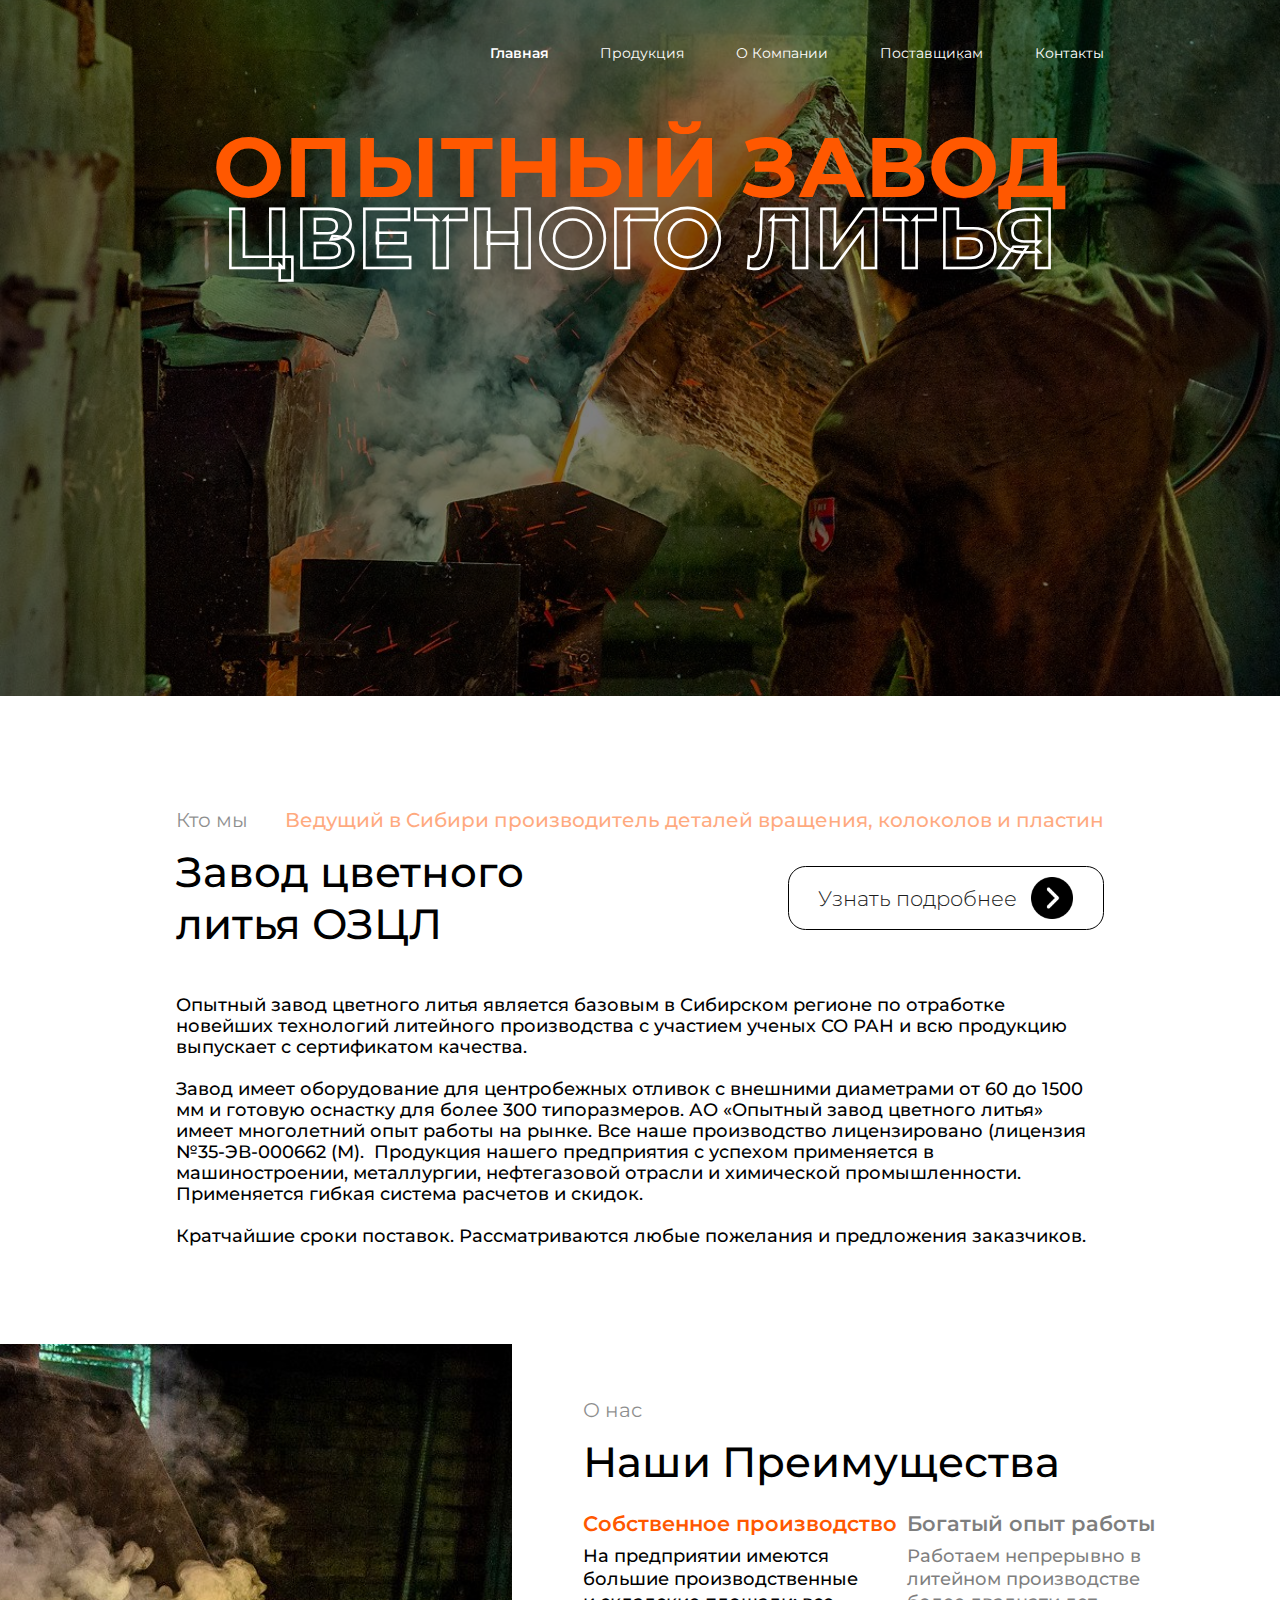
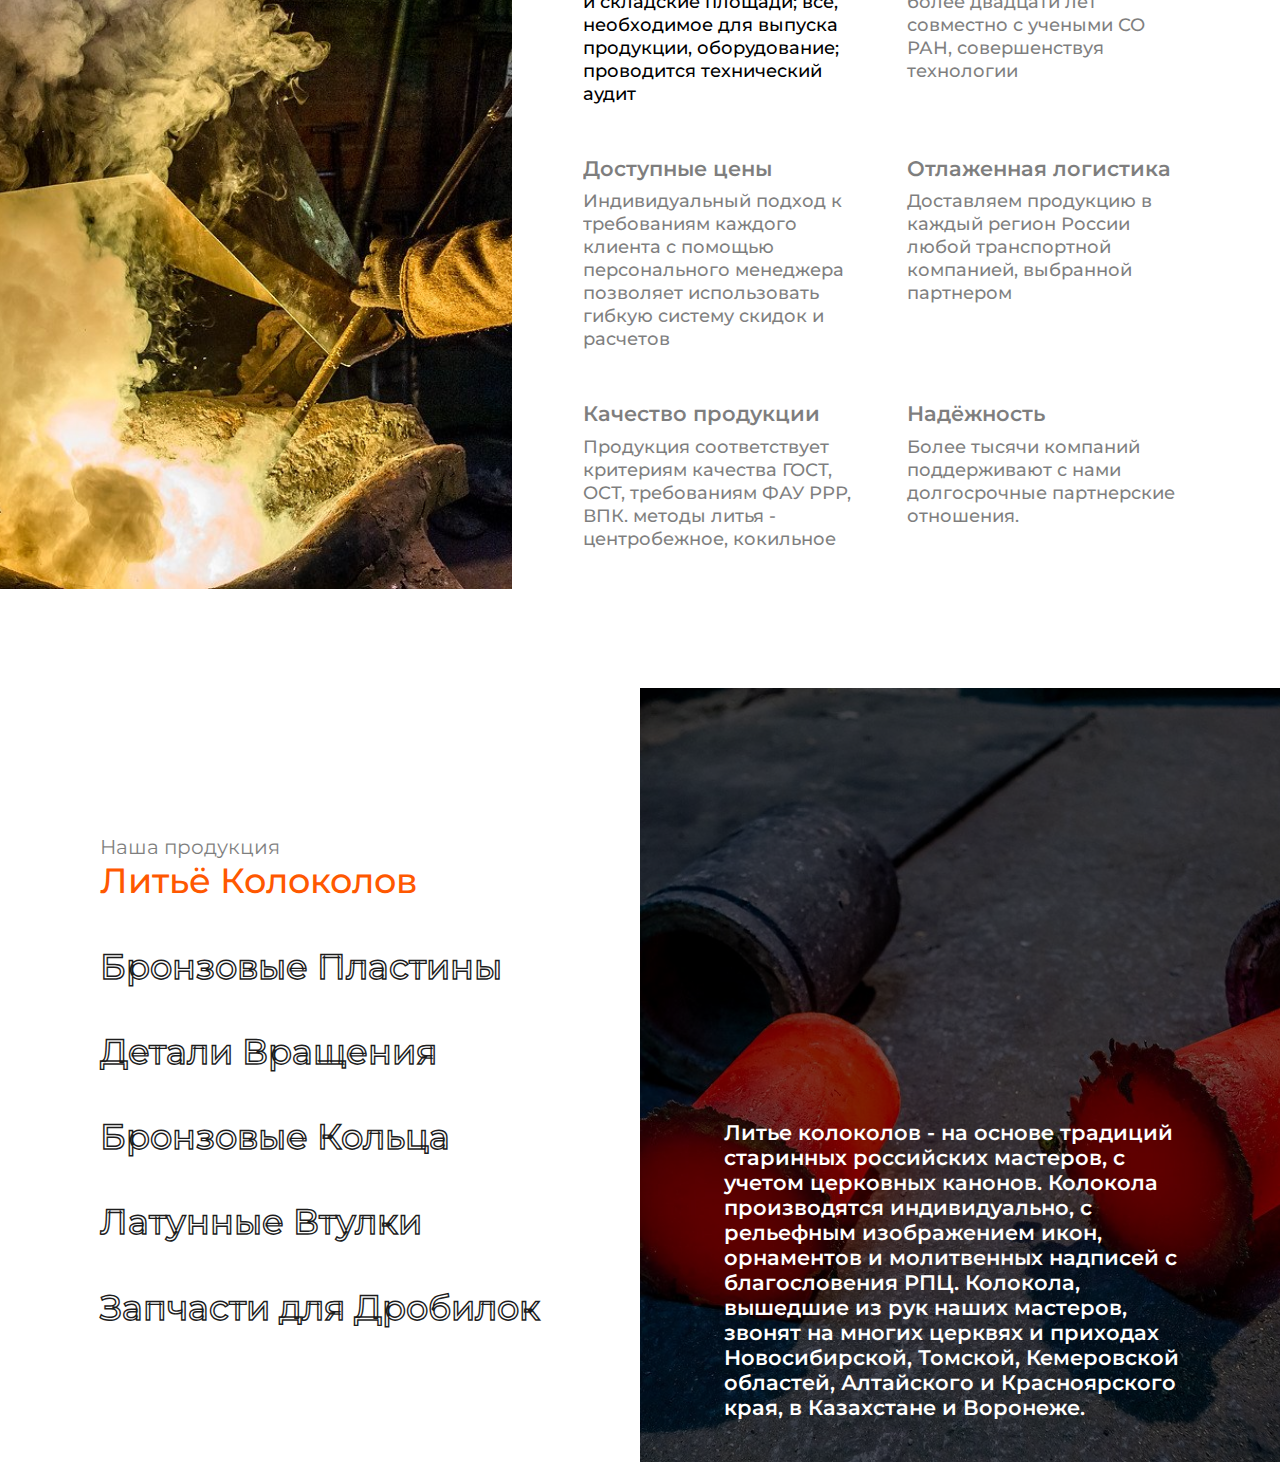
<file: OZCL/index.html>
<!DOCTYPE html>
<html lang="en">
    <head>
        <meta charset="UTF-8" />
        <meta name="viewport" content="width=device-width, initial-scale=1.0" />
        <link rel="stylesheet" href="styles.css" />
        <title>ОЗЦЛ</title>
        <style>
            @import url('https://fonts.googleapis.com/css2?family=Montserrat:ital,wght@0,100..900;1,100..900&family=Roboto:ital,wght@0,100;0,300;0,400;0,500;0,700;0,900;1,100;1,300;1,400;1,500;1,700;1,900&display=swap');
        </style>
    </head>

    <body>
        <div class="titlePage">
            <div class="titlePage_inner">
                <div class="titlePage_content">
                    <nav class="nav">
                        <!-- <img src="" alt="ОЗЦЛ" class="logo" /> -->
                        <div class="nav_items">
                            <a
                                href="#"
                                class="nav-item"
                                style="
                                    font-family: Montserrat, sans-serif;
                                    font-weight: 600;
                                "
                                >Главная</a
                            >
                            <a href="#" class="nav-item">Продукция</a>
                            <a href="#" class="nav-item">О Компании</a>
                            <a href="#" class="nav-item">Поставщикам</a>
                            <a href="#" class="nav-item">Контакты</a>
                        </div>
                    </nav>

                    <h1 class="mainTitle">
                        <span class="mainTitle_part1">ОПЫТНЫЙ ЗАВОД</span><br />
                        <span class="mainTitle_part2">ЦВЕТНОГО ЛИТЬЯ</span>
                    </h1>
                </div>
            </div>
        </div>

        <div class="aboutUs">
            <div class="subtitle_container">
                <p class="subtitle_text">Кто мы</p>
                <p class="aboutUs_subtitle_text">
                    Ведущий в Cибири производитель деталей вращения, колоколов и пластин
                </p>
            </div>

            <div class="aboutUs_title_container">
                <p class="aboutUs_title">
                    Завод цветного<br>
                    литья ОЗЦЛ
                </p>

                <a href="#" class="aboutUs_button">
                    Узнать подробнее <img src="Pictures/arrow.png">
                </a>
            </div>

            <div class="aboutUs_description">
                Опытный завод цветного литья является базовым в Сибирском регионе по отработке новейших технологий литейного производства с участием ученых СО РАН и всю продукцию выпускает с сертификатом качества. <br>
                <br>
                Завод имеет оборудование для центробежных отливок с внешними диаметрами от 60 до 1500 мм и готовую оснастку для более 300 типоразмеров. АО «Опытный завод цветного литья» имеет многолетний опыт работы на рынке. Все наше производство лицензировано (лицензия №35-ЭВ-000662 (М).  Продукция нашего предприятия с успехом применяется в машиностроении, металлургии, нефтегазовой отрасли и химической промышленности. Применяется гибкая система расчетов и скидок. <br>
                <br>
                Кратчайшие сроки поставок. Рассматриваются любые пожелания и предложения заказчиков.
            </div>
        </div>

        <div class="advantages">
            <div class="advantages_img_container"></div>

            <div class="advantages_text_container">
                <div class="subtitle_container">
                    <p class="subtitle_text">О нас</p>
                </div>

                <p class="advantages_title">Наши Преимущества</p>

                <div class="advantages_list">
                    <div class="advantages_item item1 currentAdvantage">
                        <p class="item_title">Собственное производство</p>
                        <p class="item_description">
                            На предприятии имеются большие производственные и складские площади; все, необходимое для выпуска продукции, оборудование; проводится технический аудит
                        </p>
                    </div>

                    <div class="advantages_item item2">
                        <p class="item_title">Богатый опыт работы</p>
                        <p class="item_description">
                            Работаем непрерывно в литейном производстве более двадцати лет совместно с учеными СО РАН, совершенствуя технологии
                        </p>
                    </div>

                    <div class="advantages_item item3">
                        <p class="item_title">Доступные цены</p>
                        <p class="item_description">
                            Индивидуальный подход к требованиям каждого клиента с помощью персонального менеджера позволяет использовать гибкую систему скидок и расчетов
                        </p>
                    </div>

                    <div class="advantages_item item4">
                        <p class="item_title">Отлаженная логистика</p>
                        <p class="item_description">
                            Доставляем продукцию в каждый регион России любой транспортной компанией, выбранной партнером
                        </p>
                    </div>

                    <div class="advantages_item item5">
                        <p class="item_title">Качество продукции</p>
                        <p class="item_description">
                            Продукция соответствует критериям качества ГОСТ, ОСТ, требованиям ФАУ РРР, ВПК. методы литья - центробежное, кокильное
                        </p>
                    </div>

                    <div class="advantages_item item6">
                        <p class="item_title">Надёжность</p>
                        <p class="item_description">
                            Более тысячи компаний поддерживают с нами долгосрочные партнерские отношения.
                        </p>
                    </div>
                </div>
            </div>
        </div>

        <div class="products">
            <div class="products_options">
                <div class="subtitle_container" style="margin-bottom: -3rem;"
                    <p class="subtitle_text">Наша продукция</p>
                </div>
                <p class="products_option option1 currentOption">Литьё Колоколов</p>
                <p class="products_option">Бронзовые Пластины</p>
                <p class="products_option">Детали Вращения</p>
                <p class="products_option option2">Бронзовые Кольца</p>
                <p class="products_option option3">Латунные Втулки</p>
                <p class="products_option">Запчасти для Дробилок</p>
            </div>

            <div class="products_picture_container">
                <div class="products_inner">
                    <p class="products_description description1 currentDescription">
                        Литье колоколов - на основе традиций старинных российских мастеров, с учетом церковных канонов. Колокола производятся индивидуально, с рельефным изображением икон, орнаментов и молитвенных надписей с благословения РПЦ. Колокола, вышедшие из рук наших мастеров, звонят на многих церквях и приходах Новосибирской, Томской, Кемеровской областей, Алтайского и Красноярского края, в Казахстане и Воронеже.
                    </p>

                    <p class="products_description description2">
                        Производим детали механизмов вращения по технологии
                        центробежного литья с последующей механической
                        обработкой. Нашими заказчиками являются тракторные
                        судоремонтные, машиностроительные, агрегатные
                        вагоноремонтные, авиационные, металлургические и другие
                        заводы.
                    </p>
                </div>
            </div>
        </div>
        <script src="script.js"></script>
    </body>
</html>
</file>
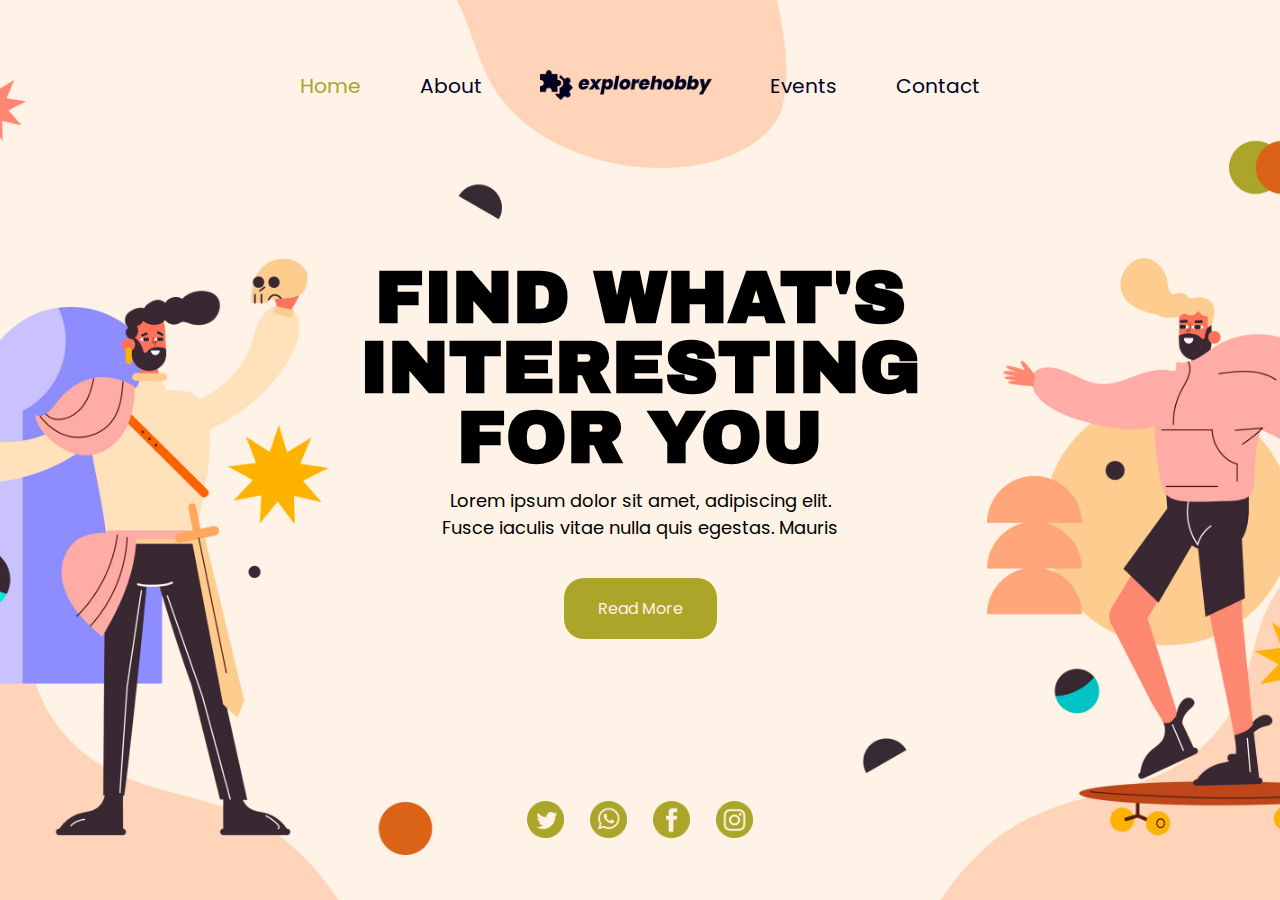
<file: Hobbies passions/HTML/index.html>
<!DOCTYPE html>
<html lang="en">

<head>
    <meta charset="UTF-8">
    <meta name="viewport" content="width=device-width, initial-scale=1.0">
    <link rel="stylesheet" href="../Style/style.css">
    <link rel="preconnect" href="https://fonts.googleapis.com">
    <link rel="preconnect" href="https://fonts.gstatic.com" crossorigin>
    <link href="https://fonts.googleapis.com/css2?family=Poppins:wght@600&display=swap" rel="stylesheet">
    <link rel="preconnect" href="https://fonts.googleapis.com">
    <link rel="preconnect" href="https://fonts.gstatic.com" crossorigin>
    <link href="https://fonts.googleapis.com/css2?family=Archivo+Black&display=swap" rel="stylesheet">
    <link type="image/x-icon" href="../imgs/ico.png" rel="shortcut icon">
    <title>Hobbies passions</title>
</head>

<body>
    <main class="main-container">
        <header class="header">
            <nav class="header-nav">
                <a href="#" class="header-item" style="color: #ABA529;">Home</a>
                <a href="#" class="header-item">About</a>
                <a href="#" class="header-item header-logo"><img src="../imgs/logo.png" alt="Explore hobby"></a>
                <a href="#" class="header-item">Events</a>
                <a href="#" class="header-item">Contact</a>
            </nav>
            <div class="nav-button">
            	<span class="menu-line" id='menu-line1'></span>
            	<span class="menu-line" id='menu-line2'></span>
            	<span class="menu-line" id='menu-line3'></span>
            	<span class="menu-line" id='menu-line4'></span>
            </div>
        </header>
        <div class="main-title-block">
            <h1 class="main-title">FIND WHAT'S<br> INTERESTING<br> FOR YOU</h1>
            <p class="main-subtitle">
                Lorem ipsum dolor sit amet, adipiscing elit.<br>
                Fusce iaculis vitae nulla quis egestas. Mauris
            </p>
            <a href="#" class="main-button">Read More</a>
        </div>
        <footer class="footer">
            <div class="social-media">
                <a href="#" class="socMed-item"><img src="../imgs/Social media/Twitter.png" alt="Twitter"></a>
                <a href="#" class="socMed-item"><img src="../imgs/Social media/WhatsApp.png" alt="What's App"></a>
                <a href="#" class="socMed-item"><img src="../imgs/Social media/Facebook.png" alt="Facebook"></a>
                <a href="#" class="socMed-item"><img src="../imgs/Social media/Instagram.png" alt="Instagram"></a>
            </div>
        </footer>
    </main>
    <script src='../Script/script.js'></script>
</body>

</html>
</file>
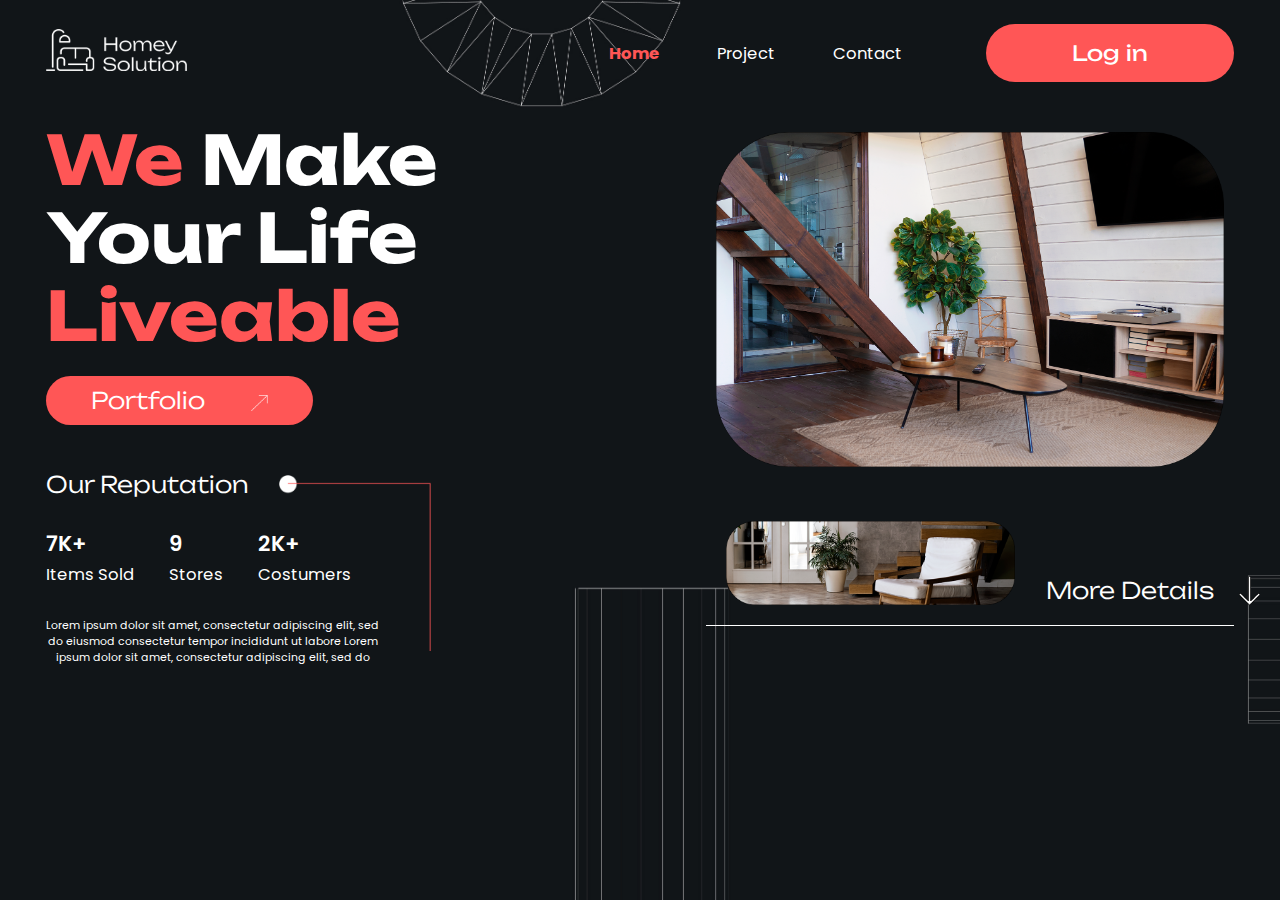
<file: Homey Solution/HTML/index.html>
<!DOCTYPE html>
<html lang="en">
<head>
	<meta charset="UTF-8">
	<meta name="viewport" content="width=device-width, initial-scale=1.0">
	<title>Homey Solution</title>
	<link rel="stylesheet" href="../CSS/style.css">
	<link rel="shortcut icon" href="../Pictures/logo.ico" type="image/x-icon">
</head>
<body>

	<main class="main_container">
		
		<header class="header">
			<a href="#" class="logo-box"><img src="../Pictures/logo.png" alt="Homey Solution" class="logo"></a>
			<nav class="header-nav">
				<a href="#" class="nav-item" style='font-weight: 700; color: #FF5656;'>Home</a>
				<a href="#" class="nav-item">Project</a>
				<a href="#" class="nav-item">Contact</a>
				<a href="#" class="header-button">Log in</a>
			</nav>
			<div class="mobile-menu">
				<span class="menu-item" id='line1'></span>
				<span class="menu-item" id='line2'></span>
				<span class="menu-item" id='line3'></span>
				<span class="menu-item" id='line4'></span>
			</div>
		</header>

		<div class="main-content">
			<div class="content-inner1">
				<h1 class="main-title"><span>We</span> Make<br> Your Life<br> <span>Liveable</span></h1>
				<a href="#" class="title-button">Portfolio <img src="../Pictures/arrow.png" class="button-arrow"></a><br>
				<div class="reputation">
					<p class="reputation-header">Our Reputation</p>
					<div class="reputation-blocks">
						<div class="reputation-box">
							<p class="reputation-number">7K+</p><br>
							<p class="reputation-subtitle">Items Sold</p>
						</div>
						<div class="reputation-box" style="margin: 0 35px;">
							<p class="reputation-number">9</p><br>
							<p class="reputation-subtitle">Stores</p>
						</div>
						<div class="reputation-box">
							<p class="reputation-number">2K+</p><br>
							<p class="reputation-subtitle">Costumers</p>
						</div>
					</div>
					<p class="reputation-text">
						Lorem ipsum dolor sit amet, consectetur adipiscing elit, sed<br> do eiusmod consectetur tempor incididunt ut labore Lorem<br> ipsum dolor sit amet, consectetur adipiscing elit, sed do
					</p>
				</div>
			</div>

			<div class="content-inner2">
				<img src="../Pictures/main-img.png" class="main-img">
				<div class="img-container">
					<img src="../Pictures/sub-img.png" class="sub-img">
					<p class="img-subtitle">More Details</p>
				</div>
			</div>
		</div>

	</main>

	<script src='../JS/script.js'></script>
</body>
</html>
</file>
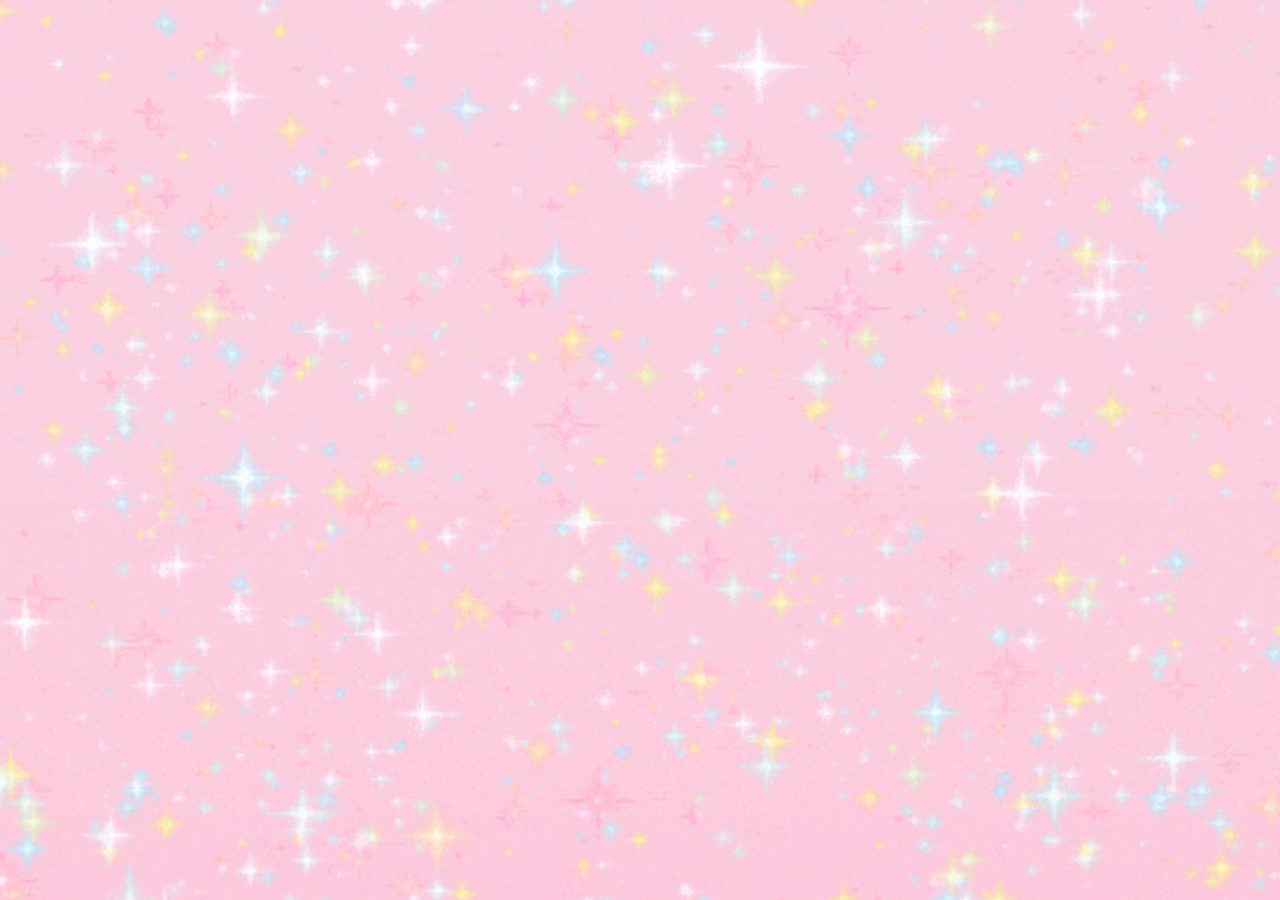
<file: ex.html>
<!DOCTYPE html>
<html>
<head>
	<meta charset="UTF-8">
	<title>Special for Anya</title>
	<link rel='stylesheet' type='text/css' href='ex.css'>
</head>
<body>
	<div class='flash'></div>
</body>
</html>
</file>
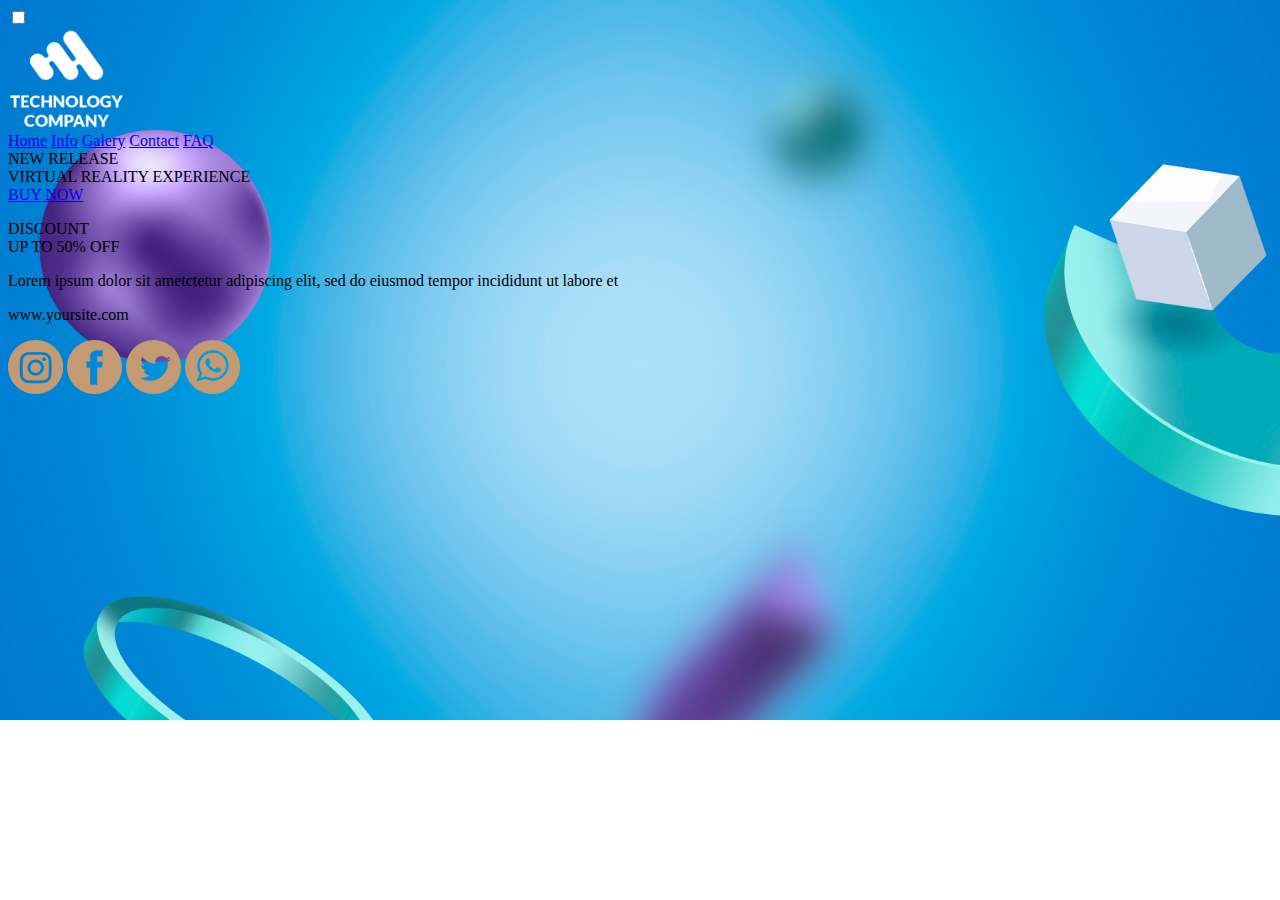
<file: Maket.html>
<!DOCTYPE html>
<html lang="en">

<head>
    <meta charset="UTF-8">
    <meta name="viewport" content="width=device-width, initial-scale=1.0">
    <link rel="stylesheet" type="text/css" href="Maket.css">
    <link type="image/x-icon" href="Pictures/Logos/logo.ico" rel="shortcut icon">
    <title>Technology Landing</title>
</head>

<body>
    <div class='main_container'>
        <input type="checkbox" id='nav_button'>
        <header class='header'>
            <img src="Pictures/Logos/logo.png" alt="Technology company" height='100px' class='header_logo'>
            <nav class='nav'>
                <a href='#'>Home</a>
                <a href='#'>Info</a>
                <a href='#'>Galery</a>
                <a href='#'>Contact</a>
                <a href='#'>FAQ</a>
            </nav>
            <label for="nav_button" class='nav_label'>
                <div class="menu_line line1"></div>
                <div class="menu_line line2"></div>
                <div class="menu_line line3"></div>
                <div class="menu_line line4"></div>
            </label>
        </header>
        <div class='main_content'>
            <div class='content_inner'>
                <div class='main_pre-text'>NEW RELEASE</div>
                <div class="main_header">VIRTUAL REALITY EXPERIENCE</div>
                <a href='#' class="main_link">BUY NOW</a>
            </div>
            <div class='content_inner2'>
                <p class="main_header2">
                    DISCOUNT<br>
                    UP TO 50% OFF
                </p>
                <p class="main_text">
                    Lorem ipsum dolor sit
                    ametctetur adipiscing elit,
                    sed do eiusmod tempor
                    incididunt ut labore et
                </p>
            </div>
        </div>
        <footer>
            <p class="footer_text">www.yoursite.com</p>
            <div class="footer_soc">
                <a href="#"><img src="Pictures/SocialMedia/Instagram.png" alt="Instagram"></a>
                <a href="#"><img src="Pictures/SocialMedia/Facebook.png" alt="Facebook"></a>
                <a href="#"><img src="Pictures/SocialMedia/Twitter.png" alt="Twitter"></a>
                <a href="#"><img src="Pictures/SocialMedia/WhatsApp.png" alt="WhatsApp"></a>
            </div>
        </footer>
    </div>
</body>

</html>
</file>
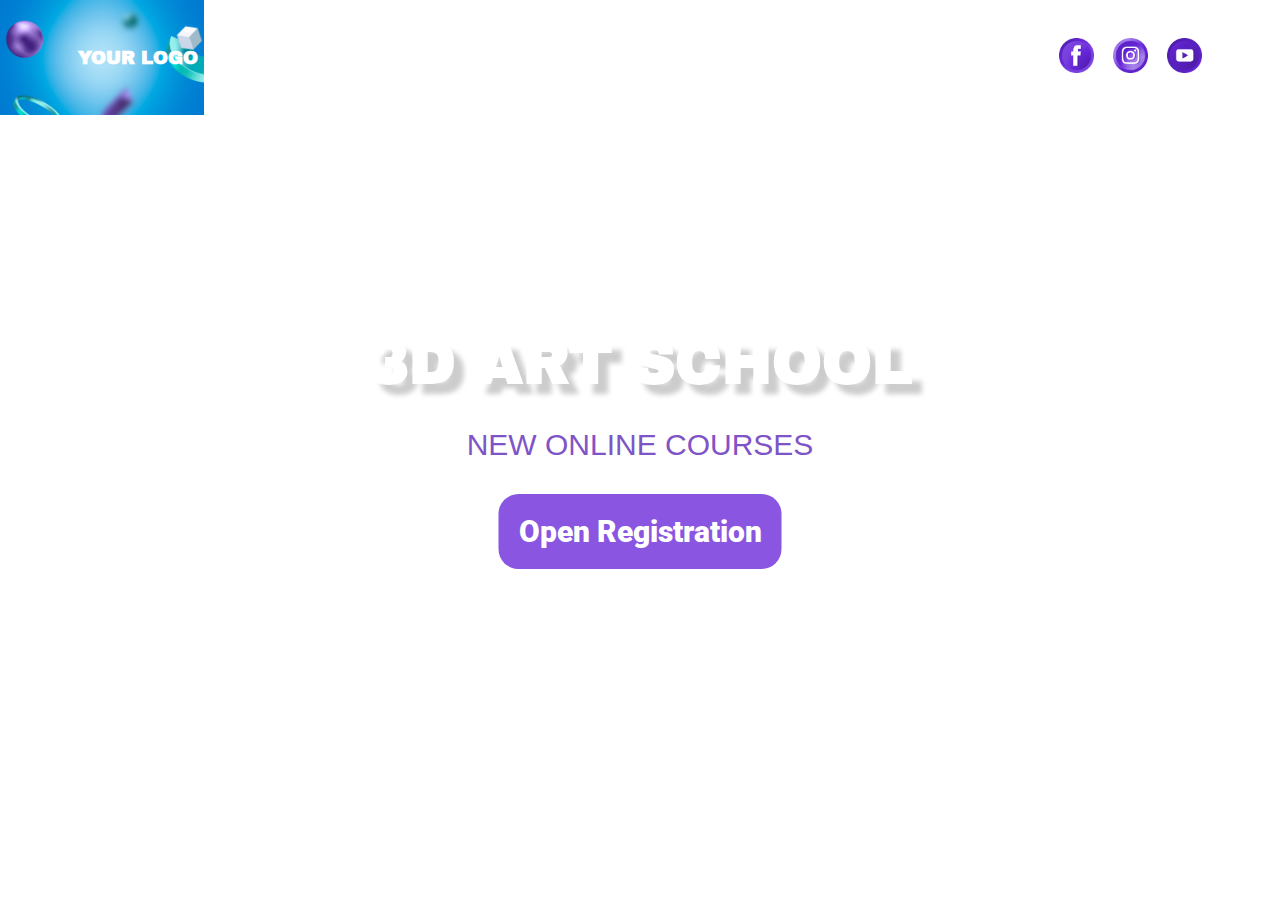
<file: 3D Art school/Maket.html>
<!DOCTYPE html>
<html>

    <head>
        <meta charset='UTF-8'>
        <meta name="viewport" content="wclassth=device-wclassth", initial-scale="1">
        <meta name="viewport" content="width=device-width, initial-scale=1.0">
        <link href='Maket.css' rel='stylesheet' type='text/css'>
        <link type="image/x-icon" href="Icon.ico" rel="shortcut icon">
        <title>3D Art School</title>
    </head>

    <body>
        <header class='header'>
            <input type="checkbox" id='menu_button'>
            <input type="checkbox" id='soc_button'>
            <nav class='navigation'>
                <div class='logo'>YOUR LOGO</div>
                <div class='header_links'>
                    <a href='#'>HOME</a>
                    <a href='#'>ABOUT US</a>
                    <a href='#'>COURSES</a>
                    <a class='sign_in' href='#'>SIGN IN</a>
                </div>
            </nav>
            <label for="menu_button" class='label_button'>
                <span class="menu_line line1"></span>
                <span class="menu_line line2"></span>
                <span class="menu_line line3"></span>
                <span class="menu_line line4"></span>
            </label>
            <nav class='soc'>
                <a href="#"><img src='1.png' height='35px'></a>
                <a href="#"><img src='2.png' height='35px'></a>
                <a href="#"><img src='3.png' height='35px'></a>
            </nav>
            <label for='soc_button' class='label_soc'>
                <img src='arrow.png' height='25px' class='label_arrow'>
                <div class='mobile_soc'>
                    <div class='mobile_soc_inner'>
                        <a href="#"><img src='1.png' height='25px'></a>
                        <a href="#"><img src='2.png' height='25px'></a>
                        <a href="#"><img src='3.png' height='25px'></a>
                    </div>
                </div>
            </label>
        </header>

        <main class='main'>
            <div class='main_logo'>3D ART SCHOOL</div>
            <p class='a'>NEW <b>ONLINE COURSES</b></p>
            <a class='button' href="#">Open Registration</a>
        </main>
        
        <footer class='footer'>
            <div class='footer_text1'>Terms and conditions</div>
            <div class='footer_text2'>Lorem ipsum dolor sit amet, consectetur adipiscing elit, sed do eiusmod tempor incclassclassunt.</div>
        </footer>
</body>
</html>
</file>
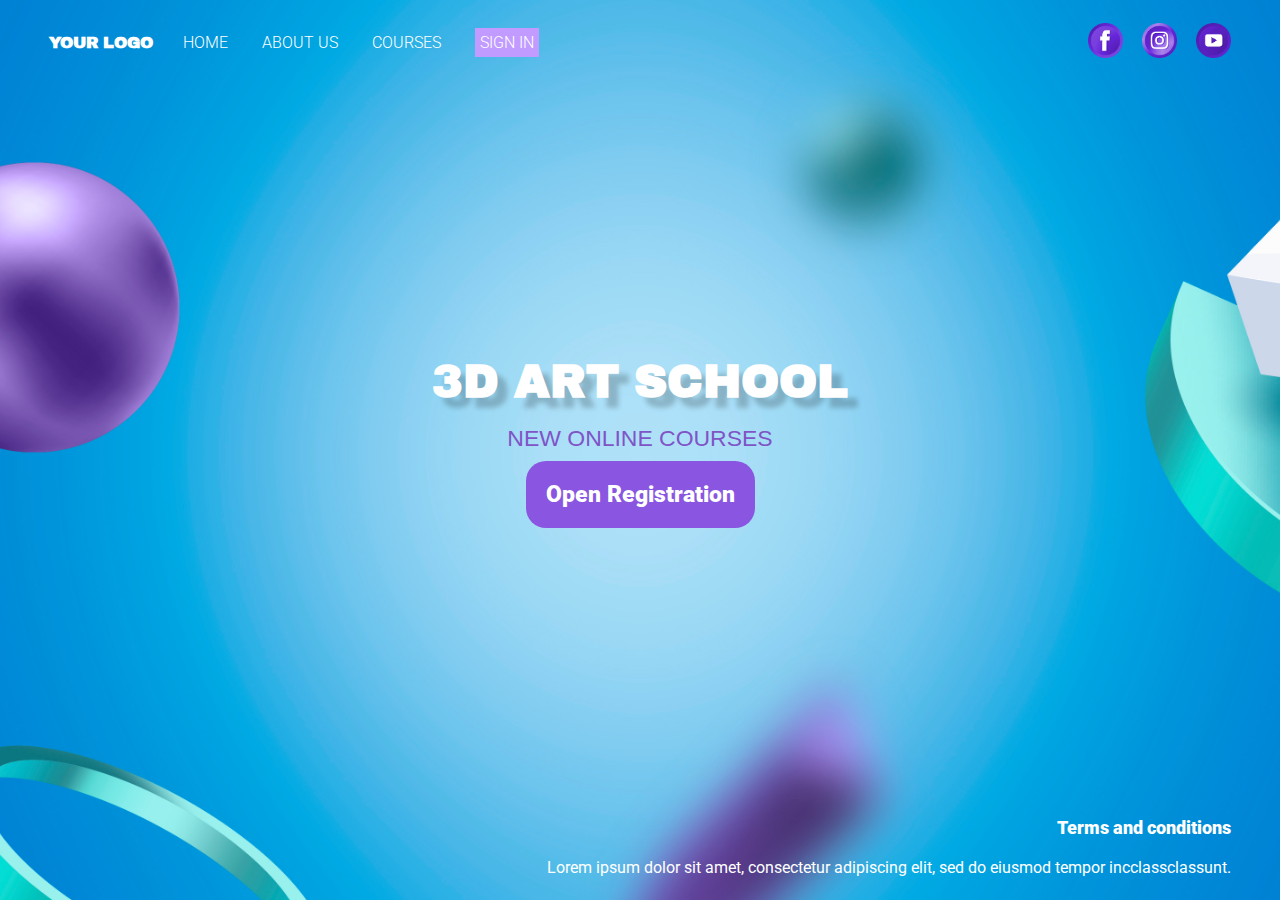
<file: 3D Art School/Maket.html>
<!DOCTYPE html>
<html>

<head>
    <meta charset='UTF-8'>
    <meta name="viewport" content="wclassth=device-wclassth" , initial-scale="1">
    <meta name="viewport" content="width=device-width, initial-scale=1.0">
    <link href='Maket.css' rel='stylesheet' type='text/css'>
    <link type="image/x-icon" href="Icon.ico" rel="shortcut icon">
    <title>3D Art School</title>
</head>

<body>
    <main class="main-container">
        
        <header class='header'>
            <input type="checkbox" id='menu_button'>
            <input type="checkbox" id='soc_button'>
            <nav class='navigation'>
                <div class='logo'>YOUR LOGO</div>
                <div class='header_links'>
                    <a href='#'>HOME</a>
                    <a href='#'>ABOUT US</a>
                    <a href='#'>COURSES</a>
                    <a class='sign_in' href='#'>SIGN IN</a>
                </div>
            </nav>
            <label for="menu_button" class='label_button'>
                <span class="menu_line line1"></span>
                <span class="menu_line line2"></span>
                <span class="menu_line line3"></span>
                <span class="menu_line line4"></span>
            </label>
            <nav class='soc'>
                <a href="#"><img src='1.png' height='35px'></a>
                <a href="#"><img src='2.png' height='35px'></a>
                <a href="#"><img src='3.png' height='35px'></a>
            </nav>
            <label for='soc_button' class='label_soc'>
                <img src='arrow.png' height='25px' class='label_arrow'>
                <div class='mobile_soc'>
                    <div class='mobile_soc_inner'>
                        <a href="#"><img src='1.png' height='25px'></a>
                        <a href="#"><img src='2.png' height='25px'></a>
                        <a href="#"><img src='3.png' height='25px'></a>
                    </div>
                </div>
            </label>
        </header>

        <div class='main'>
            <div class='main_logo'>3D ART SCHOOL</div>
            <p class='a'>NEW <b>ONLINE COURSES</b></p>
            <a class='button' href="#">Open Registration</a>
        </div>

        <footer class='footer'>
            <div class='footer_text1'>Terms and conditions</div>
            <div class='footer_text2'>Lorem ipsum dolor sit amet, consectetur adipiscing elit, sed do eiusmod tempor incclassclassunt.</div>
        </footer>
    </main>
</body>

</html>
</file>
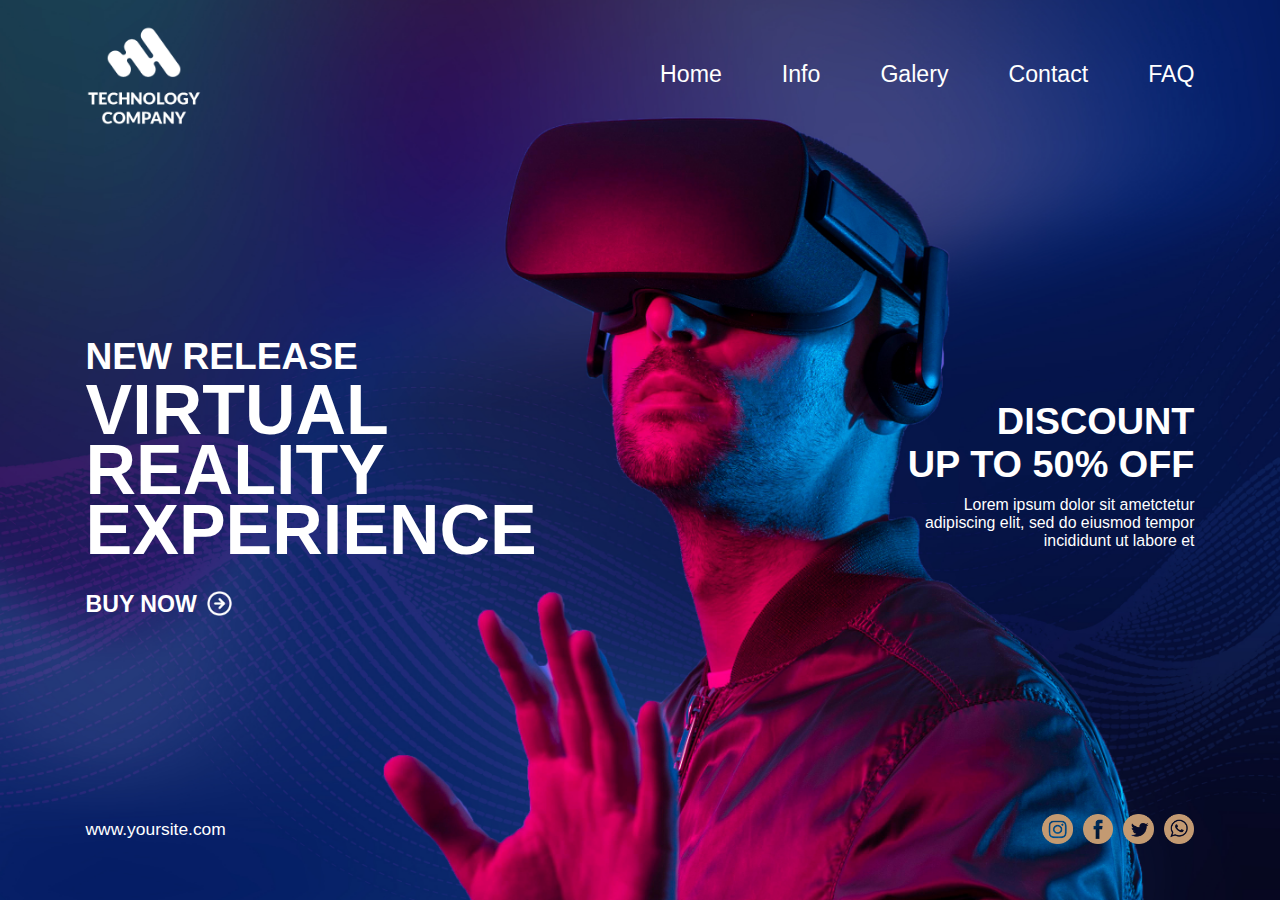
<file: Technology Landing/Maket.html>
<!DOCTYPE html>
<html lang="en">

<head>
    <meta charset="UTF-8">
    <meta name="viewport" content="width=device-width, initial-scale=1.0">
    <link rel="stylesheet" type="text/css" href="Maket.css">
    <link type="image/x-icon" href="Pictures/Logos/logo.ico" rel="shortcut icon">
    <title>Technology Landing</title>
</head>

<body>
    <div class='main_container'>
        <input type="checkbox" id='nav_button'>
        <header class='header'>
            <img src="Pictures/Logos/logo.png" alt="Technology company" height='100px' class='header_logo'>
            <nav class='nav'>
                <a href='#'>Home</a>
                <a href='#'>Info</a>
                <a href='#'>Galery</a>
                <a href='#'>Contact</a>
                <a href='#'>FAQ</a>
            </nav>
            <label for="nav_button" class='nav_label'>
                <span class="menu_line line1"></span><br>
                <span class="menu_line line2"></span>
                <span class="menu_line line3"></span>
                <span class="menu_line line4"></span>
            </label>
        </header>
        <div class='main_content'>
            <div class='content_inner'>
                <p class='main_pre-text'>NEW RELEASE</p>
                <h1 class="main_header">VIRTUAL REALITY EXPERIENCE</h1>
                <a href='#' class="main_link">BUY NOW</a>
            </div>
            <div class='content_inner2'>
                <p class="main_header2">
                    DISCOUNT<br>
                    UP TO 50% OFF
                </p>
                <p class="main_text">
                    Lorem ipsum dolor sit
                    ametctetur adipiscing elit,
                    sed do eiusmod tempor
                    incididunt ut labore et
                </p>
            </div>
        </div>
        <footer>
            <p class="footer_text">www.yoursite.com</p>
            <div class="footer_soc">
                <a href="#"><img src="Pictures/SocialMedia/Instagram.png" alt="Instagram"></a>
                <a href="#"><img src="Pictures/SocialMedia/Facebook.png" alt="Facebook"></a>
                <a href="#"><img src="Pictures/SocialMedia/Twitter.png" alt="Twitter"></a>
                <a href="#"><img src="Pictures/SocialMedia/WhatsApp.png" alt="WhatsApp"></a>
            </div>
        </footer>
    </div>
</body>

</html>
</file>
<file: OZCL/styles.css>
*{
    margin: 0;
    padding: 0;
    text-decoration: none;
    outline: none;
    border: none;
    box-sizing: border-box;
    font-family: Montserrat, sans-serif;
}

html{
    font-size: 1.1vw;
}



/* Title page */

.titlePage{
    background: url('Pictures/titlePage_background.jpg') no-repeat center;
    background-size: cover;
    overflow: hidden;
}

.titlePage_inner{
    height: 100;
    width: 100%;
    padding: 0 0 30rem;
    background: rgba(0, 0, 0, 0.5);

    animation-name: title_background;
    animation-duration: 1s;
}

.titlePage_content{
    margin: 0 12.5rem;
    padding: 3.125rem 0 0;
}

.nav{
    display: flex;
    align-items: center;
    justify-content: end;
    margin-bottom: 5rem;
    position: relative;

    animation-name: header;
    animation-duration: 1s;
}

.nav-items{
    flex-wrap: nowrap;
}

.nav-item{
    color: white;
    font-weight: 400;
    margin-left: 3.4rem;
    font-size: 1rem;
    white-space: nowrap;
}

.mainTitle{
    text-align: center;
    font-size: 6rem;
    line-height: 5rem;
}

.mainTitle_part1{
    color: #FF5800;
    position: relative;

    animation-name: title_part1;
    animation-duration: 1s;
}

.mainTitle_part2{
    color: transparent;
    -webkit-text-stroke: 0.18rem white;
    position: relative;

    animation-name: title_part2;
    animation-duration: 1s;
}

@keyframes header{
    0%{
        top: -100rem;
    }

    100%{
        top: 0;
    }
}

@keyframes title_part1{
    0%{
        left: -100rem;
    }

    100%{
        left: 0;
    }
}

@keyframes title_part2{
    0%{
        right: -100rem;
    }

    100%{
        right: 0;
    }
}

@keyframes title_background {
    0%{
        background: black;
    }

    100%{
        background: rgba(0, 0, 0, 0.5);
    }
}

@media (max-width: 768px) {
    .nav{
        justify-content: center;
    }

    .nav-item{
        font-size: 1.5rem;
    }
}



/* About us */

.aboutUs{
    padding: 7rem 12.5rem;
}

.subtitle_container{
    display: flex;
    justify-content: space-between;
    align-items: center;
    margin: 1rem 0;
    opacity: 0.5;
    font-size: 1.4rem;
}

.subtitle_text{
    color: #1D1D1D;
    font-weight: 400;
}

.aboutUs_subtitle_text{
    color: #FF5800;
    font-weight: 500;
}

.aboutUs_title_container{
    display: flex;
    align-items: center;
    justify-content: space-between;
}

.aboutUs_title{
    font-size: 3rem;
    font-weight: 500;
}

.aboutUs_button{
    border: solid black 0.1rem;
    display: inline-flex;
    align-items: center;
    border-radius: 1.25rem;
    padding: 0.7rem 2.1rem;
    color: #1D1D1D;
    font-weight: 300;
    gap: 1rem;
    font-size: 1.5rem;
}

.aboutUs_button img{
    width: 3rem;
}

.aboutUs_description{
    font-weight: 500;
    margin: 3.1rem 0 0;
    font-size: 1.25rem;
}

@media (max-width: 576px) {
    .aboutUs_description{
        font-size: 2rem;
    }
}



/* Advantages */

.advantages{
    display: flex;
    align-items: center;
    justify-content: space-between;
    gap: 1rem;
}

.advantages_img_container{
    height: 60rem;
    background-image: url('Pictures/Advantages/pic1.jpg');
    background-position: 50% center;
    background-size: cover;
    transition: 0.3s all;
    flex-basis: 40%;
}

.advantages_text_container{
    display: flex;
    flex-direction: column;
    flex-basis: 50%;
    margin: 0 auto;
}

.advantages_title{
    font-size: 3rem;
    font-weight: 500;
    margin: 0 0 1rem;
}

.advantages_list{
    display: flex;
    flex-wrap: wrap;
    gap: 3rem;
}

.advantages_item{
    opacity: 0.5;
    max-width: 20rem;
    transition: 0.3s all;
    cursor: pointer;
    flex-basis: 50%;
}

.currentAdvantage{
    opacity: 1;
}

.currentAdvantage .item_title{
    color:#FF5800;
}

.item_title{
    font-size: 1.5rem;
    font-weight: 600;
    margin: 0.6rem 0;
    transition: 0.3s all;
    white-space: nowrap;
}

.item_description{
    font-size: 1.3rem;
    font-weight: 500;
}



/* Products */

.products{
    display: flex;
    align-items: center;
    margin-top: 7rem;
    justify-content: space-between;
}

.products *{
    transition: 0.3s all;
}

.products_options{
    display: flex;
    flex-direction: column;
    gap: 3rem;
    margin: 0 auto;
}

.products_option{
    color: transparent;
    -webkit-text-stroke: #1D1D1D 0.1rem;
    font-weight: 500;
    font-size: 2.5rem;
    white-space: nowrap;
    transition: 0.3s all;
    cursor: pointer;
}

.currentOption{
    color: #FF5800;
    -webkit-text-stroke: 0;
}

.products_picture_container{
    height: 55rem;
    background: url('Pictures/Products/pic1.jpg') no-repeat;
    background-size: cover;
    background-position: 50% center;
    flex-basis: 50%;
}

.products_inner{
    padding: 3rem 6rem;
    display: flex;
    align-items: center;
    flex-direction: column;
    justify-content: flex-end;
    background: rgba(0, 0, 0, 0.5);
    height: 100%;
    width: 100%
}

.products_description{
    font-weight: 600;
    font-size: 1.5rem;
    color: white;
    display: none;
}

.currentDescription{
    display: block;
}
</file>
<file: Hobbies passions/Style/style.css>
* {
    margin: 0;
    padding: 0;
}

html,
body {
    width: 100%;
    height: 100%;
}

a {
    text-decoration: none;
}

.main-container {
    box-sizing: border-box;
    background: url('../imgs/background.jpg') no-repeat;
    background-size: cover;
    background-position: center;
    width: 100%;
    height: 100%;
    display: flex;
    flex-direction: column;
    align-items: center;
    justify-content: space-between;
    padding: calc(40px + (75 - 40) * ((100vw - 320px) / (1778 - 320))) 0 calc(35px + (70 - 35) * ((100vw - 320px) / (1778 - 320)));
    position: relative;
    overflow: hidden;
}

/* Header */

.header {
    display: flex;
    align-items: center;
    font-family: 'Poppins', sans-serif;
    font-size: calc(15px + (23 - 15) * ((100vw - 320px) / (1778 - 320)));
}

.header a {
    color: #000224;
    margin: 0 calc(20px + (30 - 20) * ((100vw - 320px) / (1778 - 320)));
}

.header-logo img {
    width: calc(100px + (210 - 100) * ((100vw - 320px) / (1778 - 320)));
    position: relative;
    top: 7px;
}

.nav-button {
    position: absolute;
    top: calc(40px + (75 - 40) * ((100vw - 320px) / (1778 - 320)));
    right: calc(40px + (75 - 40) * ((100vw - 320px) / (1778 - 320)));
    display: flex;
    flex-direction: column;
    align-items: center;
    display: none;
    z-index: 2;
}

.menu-line {
    background: black;
    height: 3px;
    width: 20px;
    margin: 4px 0;
    z-index: 1;
    transition: 0.2s all;
    display: none;
}

#menu-line4 {
	position: relative;
    top: -14px;
}

.menu-line_not-active {
    opacity: 0;
}

@media(max-width: 574px){

	.header-nav {
	    position: absolute;
	    top: 0;
	    right: -100%;
	    display: flex;
	    flex-direction: column;
	    align-items: center;
	    height: 100%;
	    padding: 100px 40px 0;
	    line-height: 50px;
	    background: rgba(255, 255, 255, 0.9);
	    z-index: 1;
	    box-sizing: border-box;
	    transition: 0.2s all;
	}

	.nav-button{
		display: inline-block;
	}

	.menu-line{
		display: block;
	}
}

/* Main title */

.main-title-block {
    text-align: center;
}

.main-title {
    font-family: 'Archivo Black', sans-serif;
    font-size: calc(40px + (90 - 40) * ((100vw - 320px) / (1778 - 320)));
    line-height: calc(50px + (80 - 50) * ((100vw - 320px) / (1778 - 320)));
}

.main-subtitle {
    font-family: 'Poppins';
    font-weight: 400;
    margin-top: 15px;
    font-size: calc(14px + (20 - 14) * ((100vw - 320px) / (1778 - 320)));
}

.main-button {
    display: inline-block;
    margin-top: calc(20px + (45 - 20) * ((100vw - 320px) / (1778 - 320)));
    color: #FFF3E6;
    padding: 18px 34px;
    background: #ABA529;
    border-radius: 20px;
    font-family: 'Poppins', sans-serif;

}

/* Footer */

.social-media {
    display: flex;
    align-items: center;
}

.socMed-item img {
    width: calc(30px + (40 - 30) * ((100vw - 320px) / (1778 - 320)));
    margin: 0 calc(10px + (15 - 10) * ((100vw - 320px) / (1778 - 320)));
}
</file>
<file: Homey Solution/CSS/style.css>
@import url('https://fonts.googleapis.com/css2?family=Poppins&display=swap');
@import url('https://fonts.googleapis.com/css2?family=Unbounded:wght@300&display=swap');
@import url('https://fonts.googleapis.com/css2?family=Unbounded:wght@700&display=swap');
@import url('https://fonts.googleapis.com/css2?family=Poppins:wght@600&display=swap');

*{
	margin: 0;
	padding: 0;
	border: none;
	text-decoration: none;
	color: white;
}

html, body{
	width: 100%;
	height: 100%;
}

.main_container{
	padding: calc(20px + (35 - 20) * ((100vw - 320px) / (3556 - 320))) 
			 calc(30px + (85 - 30) * ((100vw - 320px) / (3556 - 320)));
	width: 100%;
	min-height: 100%;
	background: url('../Pictures/background.jpg') no-repeat;
	background-size: cover;
	box-sizing: border-box;
	position: relative;
	overflow: hidden;
}

/* Header */

.header{
	display: flex;
	align-items: center;
	justify-content: space-between;
	font-family: 'Poppins';
	color: white;
	font-size: calc(15px + (20 - 15) * ((100vw - 320px) / (3556 - 320)));
	margin-bottom: 40px;
}

.header-nav{
	display: flex;
	align-items: center;
}

.logo{
	width: calc(120px + (190 - 120) * ((100vw - 320px) / (3556 - 320)));
}

.nav-item{
	color: white;
	margin: 0 calc(20px + (50 - 20) * ((100vw - 320px) / (3556 - 320)));
}

.header-button{
	font-size: calc(20px + (24 - 20) * ((100vw - 320px) / (3556 - 320)));
	font-family: Unbounded;
	margin-left: calc(30px + (115 - 30) * ((100vw - 320px) / (3556 - 320)));
	background: #FF5656;
	padding: 16px 86px;
	border-radius: 30px;
}

.mobile-menu{
	display: none;
	position: absolute;
	left: 30px;
	top: 20px;
	z-index: 10;
}

.menu-item{
	background: white;
	display: inline-block;
	height: 3px;
	width: 30px;
	margin: 4px 0;
	transition: 0.2s ease;
}

#line4{
	position: relative;
	top: -22px;
}

.line_not-active{
	opacity: 0;
}

@media(max-width: 960px){
	.header{
		justify-content: center;
	}

	.header-nav{
		position: absolute;
		height: 100%;
		left: -100%;
		top: 0;
		flex-direction: column;
		line-height: 60px;
		padding: 50px;
		background: rgba(0, 0, 0, 0.9);
		transition: 0.2s all;
		z-index: 1;
	}

	.header-button{
		margin: 0;
		padding: 5px 60px;
	}

	.mobile-menu{
		display: flex;
		flex-direction: column;
		align-items: center;
	}
}

/* Main content */

.main-content{
	display: flex;
	justify-content: space-between;
}

.main-title{
	font-family: Unbounded;
	font-weight: 700;
	font-size: calc(50px + (110 - 50) * ((100vw - 320px) / (3556 - 320)));
	line-height: 1.15;
}

.main-title span{
	color: #FF5656;
}

.title-button{
	font-family: Unbounded;
	font-weight: 300;
	font-size: calc(20px + (30 - 20) * ((100vw - 320px) / (3556 - 320)));
	padding: 10px 45px;
	background: #FF5656;
	border-radius: 30px;
	margin-top: 20px;
	display: inline-block;
}

.button-arrow{
	height: calc(15px + (20 - 15) * ((100vw - 320px) / (3556 - 320)));
	margin-left: 40px;
	vertical-align: middle;
}

/* Reputation block */

.reputation{
	font-family: Poppins;
	display: inline-block;
	margin-top: 45px;
	position: relative;
}

.reputation::after{
	content: '';
	background: url('../Pictures/Shape.png') no-repeat;
	background-size: contain;
	position: absolute;
	height: 90%;
	width: 50%;
	right: -20%;
	top: 5px;
	display: block;
}

.reputation-header{
	font-family: Unbounded;
	font-weight: 300;
	font-size: calc(20px + (30 - 20) * ((100vw - 320px) / (3556 - 320)));
}

.reputation-blocks{
	display: flex;
	align-items: center;
	margin: 35px 0;
}

.reputation-box{
	line-height: 0.9;
}

.reputation-number{
	font-weight: 600;
	font-size: calc(20px + (25 - 20) * ((100vw - 320px) / (3556 - 320)));
}

.reputation-subtitle{
	font-weight: 400;
	font-size: calc(15px + (20 - 15) * ((100vw - 320px) / (3556 - 320)));
}

.reputation-text{
	font-weight: 400;
	font-size: calc(10px + (13 - 10) * ((100vw - 320px) / (3556 - 320)));
	text-align: center;
}

/* Main content p2 */

.content-inner2{
	display: inline-block;
}

.main-img{
	width: calc(300px + (1000 - 300) * ((100vw - 320px) / (3556 - 320)));
	margin: 10px;
}

.img-container{
	display: flex;
	justify-content: space-between;
	padding: 20px;
	border-bottom: 1px solid white;
	margin-top: 20px;
	align-items: end;
}

.sub-img{
	width: calc(200px + (500 - 200) * ((100vw - 320px) / (3556 - 320)));
}

.img-subtitle{
	font-family: Unbounded;
	font-weight: 300;
	font-size: calc(20px + (30 - 20) * ((100vw - 320px) / (3556 - 320)));
	position: relative;
}

.img-subtitle::after{
	content: "";
	background: url('../Pictures/arrow2.png') no-repeat;
	background-size: contain;
	height: 100%;
	width: 25%;
	position: absolute;
	right: -40%;
}

@media(max-width: 1200px){
	.main-content{
		flex-direction: column;
		align-items: center;
	}

	.content-inner1, .content-inner2{
		margin: 30px 0;
	}

	.content-inner1{
		text-align: center;
	}

	.reputation-header{
		text-align: left;
	}

	.content-inner2{
		display: flex;
		flex-direction: column;
		align-items: center;
	}

	.img-container{
		flex-direction: column;
		align-items: center;
	}

	.sub-img{
		width: 100%;
		max-width: 300px;
		margin-bottom: 20px;
	}
}
</file>
<file: ex.css>
body{
	/*background: #ffc7ab;*/
	background: url(background.gif) no-repeat;
	background-size: cover;
	width: 100%;
	height: 100%;
}

*{
	margin: 0;
	padding: 0;
}

.slider{
	width: 80%;
	height: 90%;
	overflow: hidden;
	border: 10px solid black;
}

.middle{
	position: absolute;
	top: 50%;
	left: 50%;
	transform: translate(-50%, -50%);
}

.navigation{
	position: absolute;
	bottom: 16px;
	left: 50%;
	transform: translateX(-50%);
	display: flex;
}

.bar{
	height: 8px;
	width: 30px;
	margin: 6px;
	cursor: pointer;
	background: gray;
	opacity: 0.5;
	border-radius: 10px;
	transition: all 0.4px ease;
}

.bar:hover{
	opacity: 0.8;
	transform: scale(1.1);
}

input[name='r']{
	position: absolute;
	visibility: hidden;
}

.slides{
	width: 400%;
	height: 100%;
	display: flex;
}

.slide{
	width: 25%;
	transition: all 0.6s ease;
}

.slide img{
	width: 100%;
	height: 100%;
}

#r1:checked ~ .s1{
	margin-left: 0;
}

#r2:checked ~ .s2{
	margin-left: -25%;
}

#r3:checked ~ .s3{
	margin-left: -50%;
}

#r4:checked ~ .s4{
	margin-left: -75%;
}
</file>
<file: Maket.css>
body {
    background: url('background.jpg') no-repeat;
    background-size: cover;
}

/* Header */

#header {
    margin-left:70px;
    margin-right:70px;
    display:flex;
}

#logo {
    margin-top:25px;
    color: white;
    font-weight: 900;
    margin-right: 50px;
}

#navigation{
    margin-top:25px;
}

#navigation a {
    text-decoration: none;
    margin-right: 20px;
    color: white;
    display:inline;
}

#sign_in {
    background: #C19BFF;
    padding:10px;
}

#soc {
    margin-top:25px;
    position:absolute;
    right:70px;
    top:0px;
}

#soc a {
    margin-left:20px;
}

/* Main block */

@import url('https://fonts.googleapis.com/css2?family=Archivo+Black&display=swap');

#main {
    left:0;
    right:0;
    margin:0 auto;
    top:50%;
    transform:translate(0, -50%);
    position:absolute;
    width:550px;
}

#main_inner {
    text-align:center;
}

#main_logo {
    font-family: 'Archivo Black', sans-serif;
    font-size:60px;
    color:white;
    text-shadow:black 10px 10px 0.29em;
    font-weight:900;
    display:flex;
    justify-content:center;
}

#a {
    font-family: 'Archivo Black', sans-serif;
    font-size:30px;
    color:#7F54C7;
    margin-bottom:30px;
    display:flex;
    justify-content:center;
    word-spacing:normal;
}

#b {
    font-weight:600;
    margin-left:10px;
}

#button {
    text-decoration:none;
    color:white;
    font-size:30px;
    background:#8955E1;
    padding:20px;
    border-radius:20px;
}

/* Test */

#test {
    width:300px;
    text-align:right;
    bottom:0;
    right:0;
}

#c {
    color:white;
    font-weight:900;
    margin-bottom:30px;
    position:absolute;
    right:70px;
    bottom:150px;
}

#d {
    color:white;
    position:absolute;
    right:70px;
    bottom:70px;
    left:1000px;
}
</file>
<file: 3D Art school/Maket.css>
@import url('https://fonts.googleapis.com/css2?family=Roboto&display=swap');
@import url('https://fonts.googleapis.com/css2?family=Archivo+Black&display=swap');

body{
    background: url('background.jpg') no-repeat;
    background-size: contain;
    padding: 30px 70px;
    /*padding-right: calc(20px + (70 - 20) * ((100vw - 320px) / (1778 - 320)));
    padding-left: calc(20px + (70 - 20) * ((100vw - 320px) / (1778 - 320)));
    padding-top: calc(15px + (30 - 20) * ((100vw - 320px) / (1778 - 320)));
    padding-bottom: calc(15px + (30 - 20) * ((100vw - 320px) / (1780 - 320)));*/
}

/* Header */

.header {
    display:flex;
    width: 100%;
    align-items: center;
    justify-content: space-between;
}

.header_inner{
    display: flex;
}

.logo {
    color: white;
    margin-right: 55px;
    font-family: 'Archivo Black', sans-serif;
    font-weight: 900;
}

.navigation{
    font-size: 18px;
    font-family: 'Roboto', sans-serif;
    display: flex;
    align-items: center;
}

.navigation a {
    text-decoration: none;
    margin-right: 30px;
    color: white;
    font-weight: 300;
}

.sign_in {
    background: .C19BFF;
    padding:5px;
}

#soc_button:checked ~ * .soc{
    display: flex;
}

#soc_button:checked ~ .soc img{
    margin: 0;
}

.soc a {
    margin-left:15px;
}

.label_button *{
    transition: .5s all;
}

.label_button{
    z-index: 10;
    position: relative;
    order: 0;
    display: flex;
    flex-direction: column;
}

#menu_button{
    display: none;
}

#menu_button:checked ~ * .header_links{
    display: flex;
    left: 0;
}

#menu_button:checked ~ * .line1{
    visibility: hidden;
    transition: 0s all;
}

#menu_button:checked ~ * .line4{
    visibility: hidden;
    transition: 0s all;
}

#menu_button:checked ~ * .line2{
    transform: rotate(45deg);
}

#menu_button:checked ~ * .line3{
    transform: rotate(-45deg);
}

#soc_button{
    display: none;
}

.label_soc{
    display: none;
    order: 2;
    position: relative;
}

.label_arrow{
    transform: rotate(90deg);
    z-index: 9;
    transition: .5s all;
}

.mobile_soc{
    position: absolute;
    bottom: -350%;
    width: 25px;
    height: 100px;
    overflow: hidden;
}

.mobile_soc_inner{
    position: relative;
    top: -100%;
    transition: .5s all;
}

#soc_button:checked ~* .mobile_soc_inner{
    top: 0;
}

#soc_button:checked ~* .label_arrow{
    transform: rotate(-90deg);
}

/* Main block */

.main {
    position: absolute;
    top: 50%;
    transform: translate(50%, -50%);
    text-align: center;
    right: 50%;
    line-height: 52px;
}

.main_logo {
    font-family: 'Archivo Black', sans-serif;
    font-size: 60px;
    color:white;
    text-shadow: 10px 10px 5px rgba(0, 0, 0, 0.2);
    font-weight: 900;
}

.a {
    font-family: 'Archivo', sans-serif;
    font-size: 30px;
    color: #7F54C7;
    font-weight: 300;
}

.button {
    text-decoration:none;
    color:white;
    font-size: 30px;
    background: #8955E1;
    padding:20px;
    border-radius:20px;
    font-family: 'Roboto', sans-serif;
    font-weight: 900;
    line-height: 62px;
}

/* Footer */

.footer {
    text-align: right;
    position: absolute;
    right: 70px;
    bottom: 30px;
    color: white;
    font-family: 'Roboto', sans-serif;
    max-width: 400px;
}

.footer_text1 {
    font-size: 22px;
    font-weight: 900;
    margin-bottom: 20px;
}

/* Mobile adaptation */

@media screen and  (max-width: 909px){

    body{
        padding: 20px;
    }

    .header a{
    }

    .navigation{
        order: 1;
    }

    .logo{
        margin: 0;
    }

    .soc{
        display: none;
    }

    .label_soc{
        display: inline-block;
    }

    .header_links{
        display: flex;
        height: 100%;
        position: absolute;
        left: -100%;
        top: 0;
        flex-direction: column;
        align-items: center;
        background: rgba(137, 85, 225, 0.6);
        transition: .5s all;
        padding: 40px;
        transition: .5s all;
        z-index: 2;
    }

    .header_links a{
        display: block;
        margin-top: 30px;
    }

    .menu_line{
        background: white;
        height: 3px;
        width: 30px;
        display: inline-block;
    }

    .line4{
        margin-top: 17px;
    }

    .line2, .line3{
        position: absolute;
        top: 10px;
    }

    .line1{
    }

    .footer{
        right: 35px;
        margin-left: 35px;
        bottom: 15px;
    }
}

@media screen and  (max-width: 556px){

    .main_logo{
        font-size: 50px;
    }

    .a{
        font-size: 25px;
    }

    .button{
        font-size: 25px;
    }

    .footer{
        right: 20px;
        margin-left: 20px;
        bottom: 10px;
    }
}

@media screen and  (max-width: 476px){

    .button{
        font-size: 20px;
    }
}

@media screen and  (max-width: 320px){

    body{
        padding: 20px 20px;
    }

    /*     Main      */

    .main_logo{
        font-size: 30px;
    }

    .a{
        font-size: 15px;
        line-height: 20px;
    }

    .button{
        font-size: 15px;
        padding: 10px;
        line-height: 0;
    }

    .footer{
        right: 5px;
        margin-left: 5px;
        bottom: 5px;
        width: 300px;
    }

    .footer_text1{
        margin-bottom: 20px;
        font-size: 16px;
    }

    .footer_text2{
        font-size: 12px;
    }
}
</file>
<file: 3D Art School/Maket.css>
@import url('https://fonts.googleapis.com/css2?family=Roboto&display=swap');
@import url('https://fonts.googleapis.com/css2?family=Archivo+Black&display=swap');

*{
    margin: 0;
    padding: 0;
}

html,
body {
    height: 100%;
}

body {
    background: url('background.jpg') no-repeat;
    background-size: cover;
    background-position: center;
}

.main-container{
    box-sizing: border-box;
    display: flex;
    flex-direction: column;
    justify-content: space-between;
    height: 100%;
    padding: calc(20px + (30 - 20) * ((100vw - 320px) / (3556 - 320))) calc(40px + (70 - 40) * ((100vw - 320px) / (3556 - 320)));
}

/* Header */

.header {
    display: flex;
    width: 100%;
    align-items: center;
    justify-content: space-between;
}

.header_inner {
    display: flex;
}

.logo {
    color: white;
    margin-right: calc(20px + (55 - 20) * ((100vw - 320px) / (3556 - 320)));
    font-family: 'Archivo Black', sans-serif;
    font-weight: 900;
}

.navigation {
    font-size: 18px calc(15px + (18 - 15) * ((100vw - 320px) / (3556 - 320)));
    font-family: 'Roboto', sans-serif;
    display: flex;
    align-items: center;
}

.navigation a {
    text-decoration: none;
    margin-right: 30px;
    color: white;
    font-weight: 300;
}

.sign_in {
    background: #C19BFF;
    padding: 5px;
}

#soc_button:checked~* .soc {
    display: flex;
}

#soc_button:checked~.soc img {
    margin: 0;
}

.soc a {
    margin-left: 15px;
}

.label_button * {
    transition: 0.5s all;
}

.label_button {
    z-index: 10;
    position: relative;
    order: 0;
    display: flex;
    flex-direction: column;
}

#menu_button {
    display: none;
}

#menu_button:checked~* .header_links {
    display: flex;
    left: 0;
}

#menu_button:checked~* .line1 {
    visibility: hidden;
    transition: 0s all;
}

#menu_button:checked~* .line4 {
    visibility: hidden;
    transition: 0s all;
}

#menu_button:checked~* .line2 {
    transform: rotate(45deg);
}

#menu_button:checked~* .line3 {
    transform: rotate(-45deg);
}

#soc_button {
    display: none;
}

.label_soc {
    display: none;
    order: 2;
    position: relative;
}

.label_arrow {
    transform: rotate(90deg);
    z-index: 9;
    transition: .5s all;
}

.mobile_soc {
    position: absolute;
    bottom: -350%;
    width: 25px;
    height: 100px;
    overflow: hidden;
}

.mobile_soc_inner {
    position: relative;
    top: -100%;
    transition: .5s all;
}

#soc_button:checked~* .mobile_soc_inner {
    top: 0;
}

#soc_button:checked~* .label_arrow {
    transform: rotate(-90deg);
}

/* Main block */

.main {
    text-align: center;
    line-height: calc(50px + (70 - 50) * ((100vw - 320px) / (3556 - 320)));
    margin: auto;
}

.main_logo {
    font-family: 'Archivo Black', sans-serif;
    font-size: calc(40px + (60 - 40) * ((100vw - 320px) / (3556 - 320)));
    color: white;
    text-shadow: 10px 10px 5px rgba(0, 0, 0, 0.2);
    font-weight: 900;
}

.a {
    font-family: 'Archivo', sans-serif;
    font-size: calc(20px + (30 - 20) * ((100vw - 320px) / (3556 - 320)));
    color: #7F54C7;
    font-weight: 300;
}

.button {
    text-decoration: none;
    color: white;
    font-size: calc(20px + (30 - 20) * ((100vw - 320px) / (3556 - 320)));
    background: #8955E1;
    padding: 20px;
    border-radius: 20px;
    font-family: 'Roboto', sans-serif;
    font-weight: 900;
}

/* Footer */

.footer {
    text-align: right;
    color: white;
    font-family: 'Roboto', sans-serif;
}

@media(max-width: 480px){
    .footer{
        text-align: center;
    }
}

.footer_text1 {
    font-size: calc(16px + (22 - 16) * ((100vw - 320px) / (3556 - 320)));
    font-weight: 900;
    margin-bottom: 20px;
}

/* Mobile adaptation */

@media screen and (max-width: 765px) {

    .navigation {
        order: 1;
    }

    .logo {
        margin: 0;
    }

    .soc {
        display: none;
    }

    .label_soc {
        display: inline-block;
    }

    .header_links {
        display: flex;
        height: 100%;
        position: absolute;
        left: -100%;
        top: 0;
        flex-direction: column;
        align-items: center;
        background: rgba(137, 85, 225, 0.6);
        transition: .5s all;
        padding: 40px;
        transition: .5s all;
        z-index: 2;
    }

    .header_links a {
        display: block;
        margin-top: 30px;
    }

    .menu_line {
        background: white;
        height: 3px;
        width: 30px;
        display: inline-block;
    }

    .line4 {
        margin-top: 17px;
    }

    .line2,
    .line3 {
        position: absolute;
        top: 10px;
    }
}
</file>
<file: Technology Landing/Maket.css>
@import url('https://fonts.cdnfonts.com/css/made-tommy-soft-outline');
@import url('https://fonts.cdnfonts.com/css/montserrat');

* {
    margin: 0;
    padding: 0;
}

body {
    background: url('Pictures/Background/background.jpg') no-repeat;
    background-size: cover;
    background-position: center;
}

html,
body {
    height: 100%;
    overflow: hidden;
}

.main_container {
    width: 100%;
    padding: calc(5px + (20 - 5) * ((100vw - 320px) / (1778 - 320))) calc(28.75px + (115 - 28.75) * ((100vw - 320px) / (1778 - 320))) calc(18.75px + (75 - 18.75) * ((100vw - 320px) / (1778 - 320)));
    box-sizing: border-box;
    min-height: 100%;
    display: flex;
    flex-direction: column;
    position: relative;
}

#nav_button {
    display: none;
}

.nav_label {
    display: none;
}

.menu_line, .line1, .line4 {
    background: white;
    width: 30px;
    height: 3px;
    transition: 0.2s all;
    display: inline-block;

}

/* Header */

.header {
    display: flex;
    justify-content: space-between;
    align-items: center;
    padding: 10px 0;
}

.nav {
    display: flex;
    font-family: 'MADE Tommy Soft', sans-serif;
    font-size: calc((100vw - 320px) / (1440 - 320) * (25 - 12) + 12px);
}

.nav a {
    text-decoration: none;
    margin-left: 60px;
    color: white;
}

/* Main content */

.main_content {
    color: white;
    font-family: 'Montserrat', sans-serif;
    display: flex;
    align-items: center;
    justify-content: space-between;
    flex: 1 1 auto;
    flex-wrap: wrap;
}

.content_inner {
    text-align: left;
}

.main_pre-text {
    font-size: calc((100vw - 320px) / (1440 - 320) * (40 - 20) + 20px);
    line-height: 50px;
    font-weight: 700;
}

.main_header {
    font-size: calc((100vw - 320px) / (1440 - 320) * (75 - 40) + 40px);
    line-height: calc(40px + (70 - 40) * ((100vw - 320px) / (1778 - 320)));
    font-weight: 900;
    margin-bottom: 30px;
    max-width: 300px;
}

.main_link {
    font-size: calc((100vw - 320px) / (1440 - 320) * (24 - 18) + 18px);
    font-weight: 600;
    text-decoration: none;
    color: white;
}

.main_link::after {
    content: '';
    background-image: url('Pictures/arrowicon.png');
    background-repeat: no-repeat;
    background-position: center;
    background-size: 25px;
    height: 25px;
    width: 25px;
    position: absolute;
    margin-left: 10px;
    z-index: -2;
}

.content_inner2 {
    text-align: right;
}

.main_header2 {
    font-family: 'Montserrar', sans-serif;
    font-size: calc((100vw - 320px) / (1440 - 320) * (40 - 25) + 25px);
    font-weight: 600;
    text-align: right;
}

.main_text {
    text-align: right;
    font-size: calc((100vw - 320px) / (1440 - 320) * (16 - 15) + 15px);
    max-width: 300px;
    margin-top: 10px;
}

/* Footer */

footer {
    display: flex;
    align-items: center;
    justify-content: space-between;
    vertical-align: bottom;
}

.footer_text {
    font-family: 'Montserrat SemiBold', sans-serif;
    font-size: calc((100vw - 320px) / (1440 - 320) * (18 - 14) + 14px);
    color: white;
}

.footer_soc {
    display: flex;
}

.footer_soc * {
    height: 30px;
    margin-left: 5px;
}

/* Mobile adaptive */

@media(max-width: 780px) {

    /* Header */

    .header_logo {
        height: 70px;
    }

    .nav {
        position: absolute;
        right: -100%;
        top: 0;
        height: 100%;
        padding: 60px;
        background: rgba(0, 0, 0, 0.9);
        flex-direction: column;
        align-items: center;
        font-size: 25px;
        transition: 0.2s all;
    }

    .nav a {
        margin: 0;
        margin-top: 40px;
    }

    .nav_label {
        display: block;
        position: relative;
        z-index: 2;
    }

    .line2,
    .line3 {
        position: absolute;
        bottom: 13px;
    }

    #nav_button:checked~* .line1 {
        opacity: 0;
    }

    #nav_button:checked~* .line4 {
        opacity: 0;
    }

    #nav_button:checked~* .line2 {
        transform: rotate(45deg);
    }

    #nav_button:checked~* .line3 {
        transform: rotate(-45deg);
    }

    #nav_button:checked~* .nav {
        right: 0;
    }
}

@media(max-width: 767px) {

    body {
        background: url('Pictures/Background/background2.jpg') no-repeat;
        background-position: center;
        background-size: cover;
    }

    /* Main content */

    .main_content {
        flex-direction: column;
        justify-content: center;
    }

    .content_inner {
        text-align: center;
        margin-bottom: 40px;
    }

    .main_header {
        text-align: center;
        max-width: 400px;
        margin-bottom: 20px;
    }

    .main_link:after {
        background-size: 20px;
        height: 20px;
    }

    .main_header2 {
        text-align: center;
        margin-bottom: 15px;
    }

    .main_text {
        text-align: center;
    }
}

@media(max-width: 360px) {

    .main_container {
        overflow: visible;
    }

    .header_logo {
        height: 50px;
    }

    /* Footer */

    footer {
        flex-direction: column;
        justify-content: center;
        margin-top: 30px;
    }

    .footer_text {
        margin-bottom: 10px;
    }

    .footer_soc img {
        margin: 10px;
    }
}
</file>
